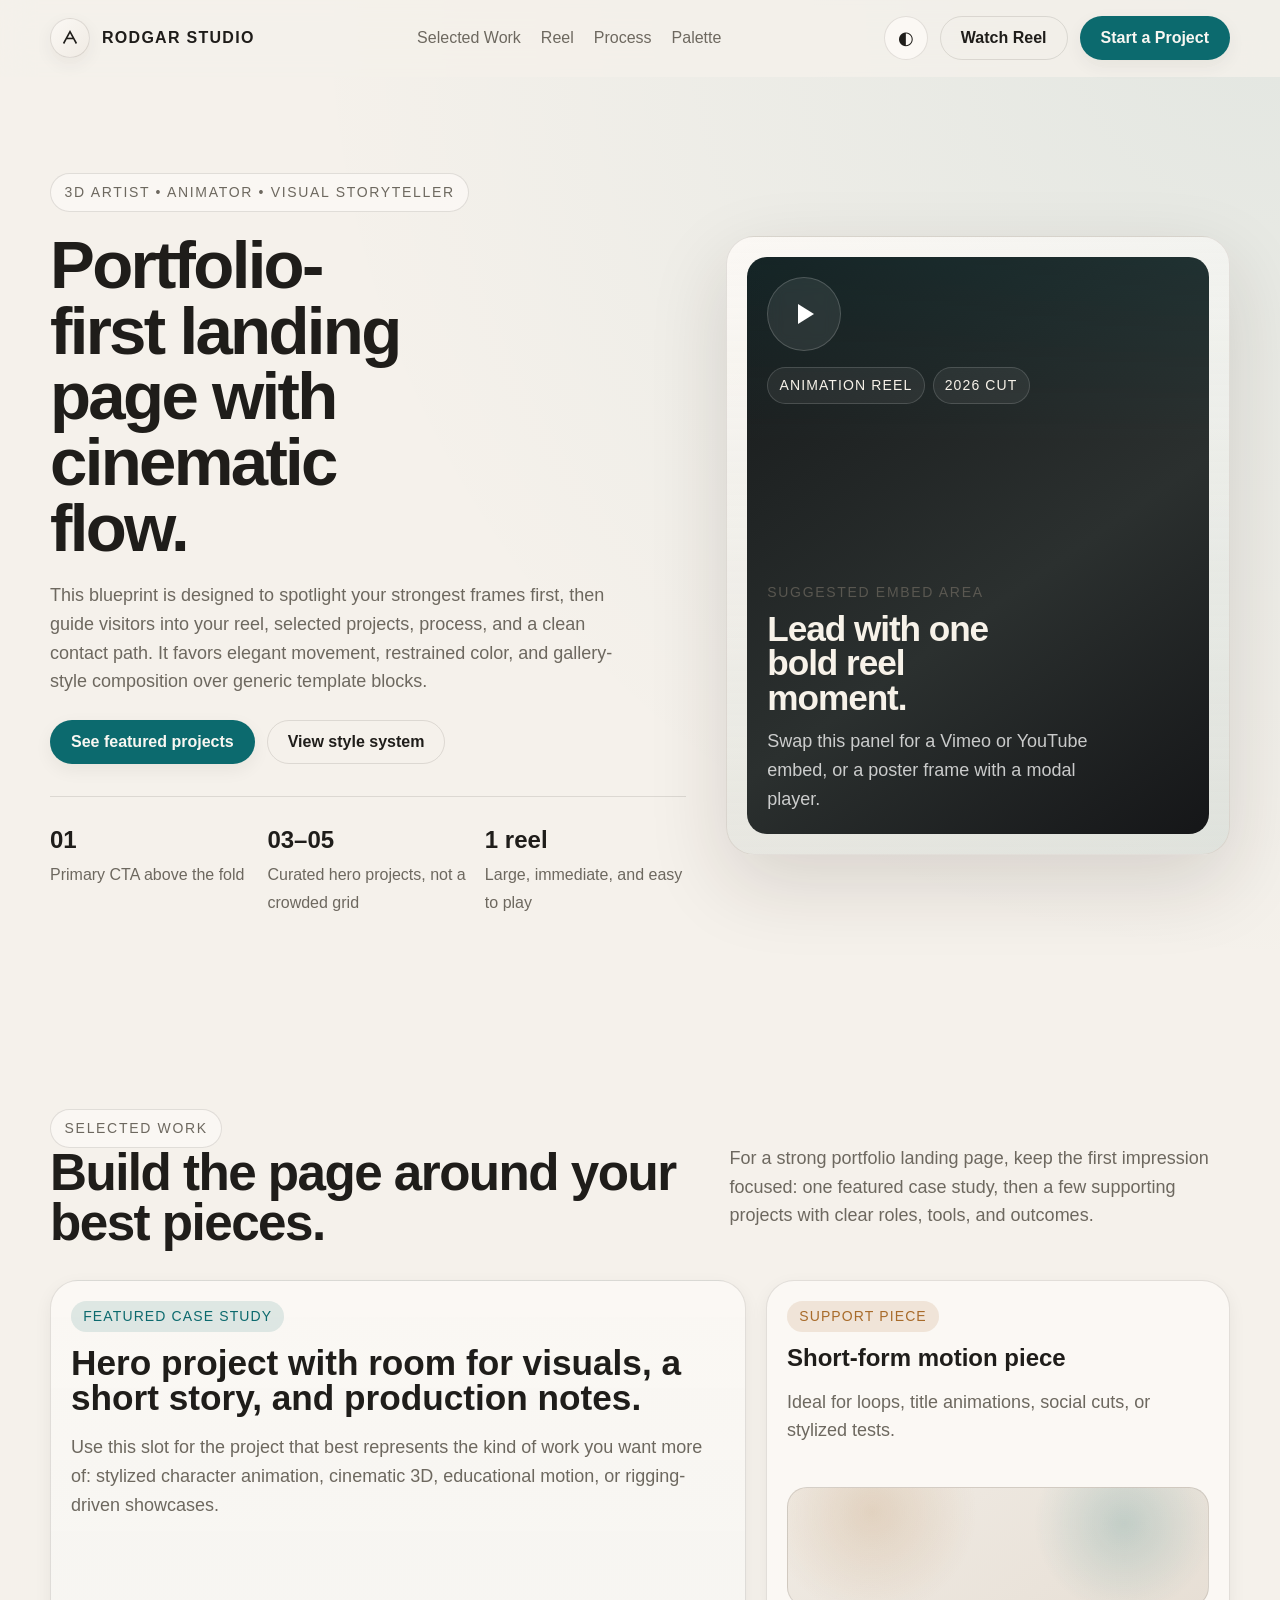
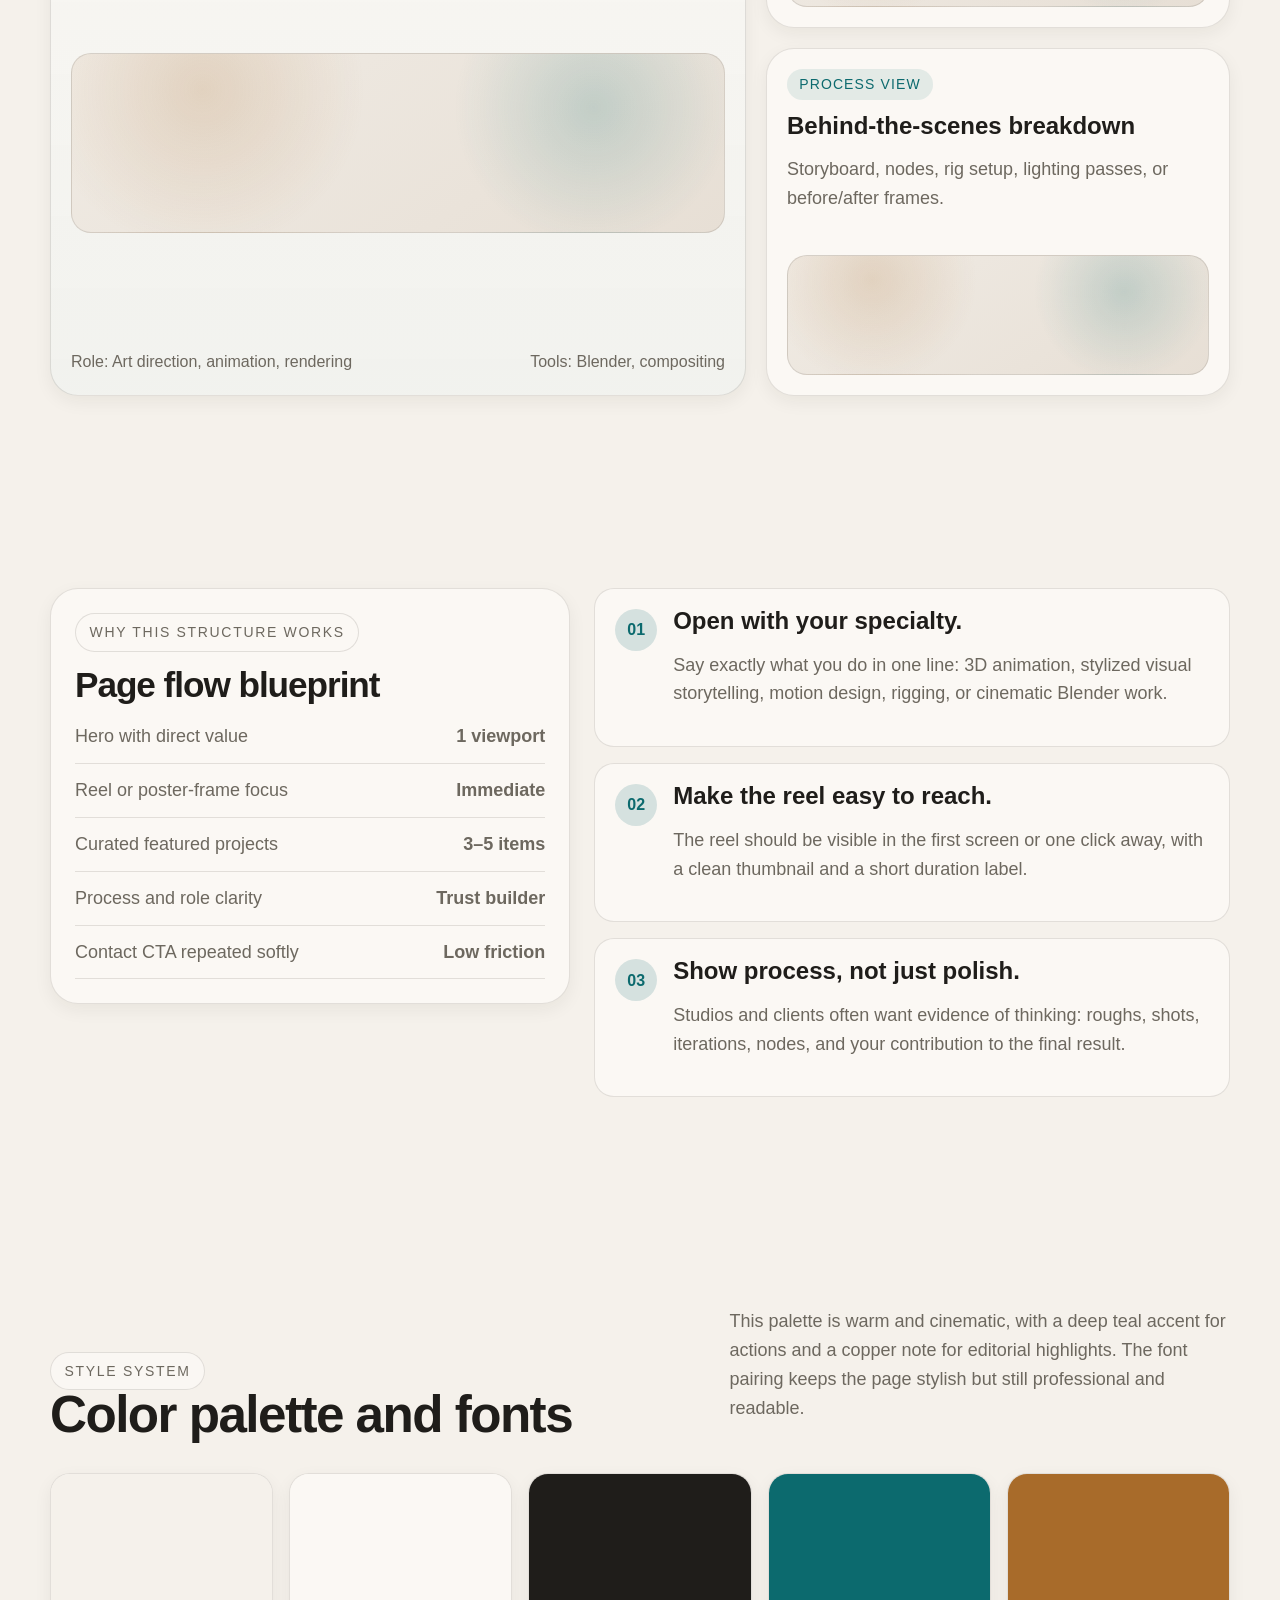
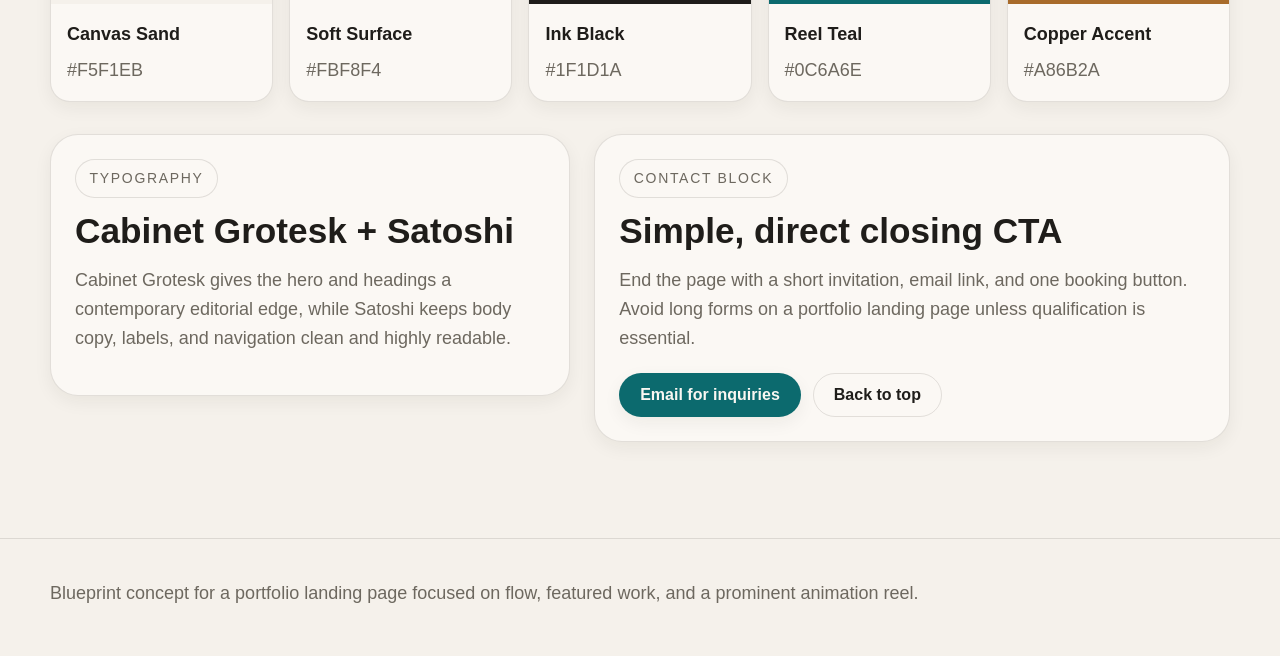
<file: perplexity_test.html>
<!DOCTYPE html>
<html lang="en">
<head>
  <meta charset="UTF-8" />
  <meta name="viewport" content="width=device-width, initial-scale=1.0" />
  <meta name="description" content="Portfolio landing page blueprint for a 3D artist and animator, designed to showcase work, animation reel, and selected case studies." />
  <meta property="og:title" content="Portfolio Blueprint — Rodgar" />
  <meta property="og:description" content="A stylish, professional landing page concept for showcasing portfolio work and an animation reel." />
  <title>Portfolio Blueprint — Rodgar</title>

  <link href="https://api.fontshare.com/v2/css?f[]=cabinet-grotesk@400,500,700,800&f[]=satoshi@400,500,700&display=swap" rel="stylesheet">

  <style>
    :root, [data-theme="light"] {
      --text-xs: clamp(0.75rem, 0.7rem + 0.25vw, 0.875rem);
      --text-sm: clamp(0.875rem, 0.8rem + 0.35vw, 1rem);
      --text-base: clamp(1rem, 0.95rem + 0.25vw, 1.125rem);
      --text-lg: clamp(1.125rem, 1rem + 0.75vw, 1.5rem);
      --text-xl: clamp(1.5rem, 1.2rem + 1.25vw, 2.25rem);
      --text-2xl: clamp(2rem, 1.2rem + 2.5vw, 3.5rem);
      --text-3xl: clamp(2.8rem, 1rem + 4vw, 5.2rem);

      --space-1: 0.25rem;
      --space-2: 0.5rem;
      --space-3: 0.75rem;
      --space-4: 1rem;
      --space-5: 1.25rem;
      --space-6: 1.5rem;
      --space-8: 2rem;
      --space-10: 2.5rem;
      --space-12: 3rem;
      --space-16: 4rem;
      --space-20: 5rem;
      --space-24: 6rem;

      --color-bg: #f5f1eb;
      --color-surface: #fbf8f4;
      --color-surface-2: #f0ebe4;
      --color-surface-offset: #e7dfd5;
      --color-border: rgba(40, 37, 29, 0.12);
      --color-text: #1f1d1a;
      --color-text-muted: #6d685f;
      --color-text-faint: #9e978d;
      --color-text-inverse: #f9f7f2;
      --color-primary: #0c6a6e;
      --color-primary-hover: #0b5559;
      --color-accent: #a86b2a;
      --color-glow: rgba(12, 106, 110, 0.08);

      --radius-sm: 0.5rem;
      --radius-md: 0.875rem;
      --radius-lg: 1.25rem;
      --radius-xl: 1.75rem;
      --radius-full: 9999px;

      --shadow-sm: 0 6px 18px rgba(39, 30, 20, 0.06);
      --shadow-md: 0 16px 40px rgba(39, 30, 20, 0.10);
      --shadow-lg: 0 28px 80px rgba(39, 30, 20, 0.14);

      --font-display: 'Cabinet Grotesk', 'Inter', sans-serif;
      --font-body: 'Satoshi', 'Inter', sans-serif;
      --content: 1180px;
      --transition: 220ms cubic-bezier(0.16, 1, 0.3, 1);
    }

    [data-theme="dark"] {
      --color-bg: #121311;
      --color-surface: #191b18;
      --color-surface-2: #20231f;
      --color-surface-offset: #2a2e29;
      --color-border: rgba(245, 241, 235, 0.10);
      --color-text: #ece7df;
      --color-text-muted: #b8b0a4;
      --color-text-faint: #867f75;
      --color-text-inverse: #141512;
      --color-primary: #68aeb1;
      --color-primary-hover: #8bc4c6;
      --color-accent: #d0a062;
      --color-glow: rgba(104, 174, 177, 0.12);

      --shadow-sm: 0 8px 20px rgba(0, 0, 0, 0.22);
      --shadow-md: 0 18px 50px rgba(0, 0, 0, 0.28);
      --shadow-lg: 0 30px 90px rgba(0, 0, 0, 0.35);
    }

    * , *::before, *::after { box-sizing: border-box; }
    html { scroll-behavior: smooth; }
    body {
      margin: 0;
      min-height: 100vh;
      background:
        radial-gradient(circle at top right, var(--color-glow), transparent 24%),
        var(--color-bg);
      color: var(--color-text);
      font-family: var(--font-body);
      font-size: var(--text-base);
      line-height: 1.6;
    }

    a { color: inherit; text-decoration: none; }
    img, svg { display: block; max-width: 100%; }
    button { font: inherit; cursor: pointer; }

    .skip-link {
      position: absolute;
      left: -9999px;
      top: var(--space-4);
      background: var(--color-primary);
      color: var(--color-text-inverse);
      padding: var(--space-3) var(--space-4);
      border-radius: var(--radius-full);
    }
    .skip-link:focus { left: var(--space-4); z-index: 100; }

    .container {
      width: min(calc(100% - 2rem), var(--content));
      margin-inline: auto;
    }

    header {
      position: sticky;
      top: 0;
      z-index: 50;
      background: color-mix(in srgb, var(--color-bg) 82%, transparent);
      backdrop-filter: blur(16px);
      border-bottom: 1px solid transparent;
    }

    .nav {
      display: flex;
      align-items: center;
      justify-content: space-between;
      gap: var(--space-4);
      padding: var(--space-4) 0;
    }

    .brand {
      display: flex;
      align-items: center;
      gap: var(--space-3);
      font-size: var(--text-sm);
      font-weight: 700;
      letter-spacing: 0.08em;
      text-transform: uppercase;
    }

    .brand-mark {
      width: 2.5rem;
      aspect-ratio: 1;
      border-radius: 50%;
      border: 1px solid var(--color-border);
      display: grid;
      place-items: center;
      background: linear-gradient(135deg, var(--color-surface), var(--color-surface-2));
      box-shadow: var(--shadow-sm);
    }

    .nav-links {
      display: flex;
      align-items: center;
      gap: var(--space-5);
      font-size: var(--text-sm);
      color: var(--color-text-muted);
    }

    .nav-actions {
      display: flex;
      align-items: center;
      gap: var(--space-3);
    }

    .theme-toggle, .button, .button-secondary {
      min-height: 44px;
      border-radius: var(--radius-full);
      border: 1px solid var(--color-border);
      transition: transform var(--transition), background var(--transition), border-color var(--transition), color var(--transition);
    }

    .theme-toggle {
      width: 44px;
      display: grid;
      place-items: center;
      background: var(--color-surface);
      color: var(--color-text);
    }

    .button, .button-secondary {
      display: inline-flex;
      align-items: center;
      justify-content: center;
      padding: 0 var(--space-5);
      font-size: var(--text-sm);
      font-weight: 700;
    }

    .button {
      background: var(--color-primary);
      color: var(--color-text-inverse);
      border-color: transparent;
      box-shadow: var(--shadow-sm);
    }

    .button-secondary {
      background: transparent;
      color: var(--color-text);
    }

    .button:hover, .button-secondary:hover, .theme-toggle:hover {
      transform: translateY(-1px);
    }

    main section {
      padding-block: clamp(var(--space-12), 10vw, var(--space-24));
    }

    .hero {
      min-height: 86vh;
      display: grid;
      align-items: center;
    }

    .hero-grid {
      display: grid;
      grid-template-columns: 1.2fr 0.95fr;
      gap: var(--space-10);
      align-items: center;
    }

    .eyebrow {
      display: inline-flex;
      align-items: center;
      gap: var(--space-2);
      padding: 0.45rem 0.85rem;
      border: 1px solid var(--color-border);
      border-radius: var(--radius-full);
      background: color-mix(in srgb, var(--color-surface) 88%, transparent);
      color: var(--color-text-muted);
      font-size: var(--text-xs);
      text-transform: uppercase;
      letter-spacing: 0.12em;
    }

    h1, h2, h3 {
      font-family: var(--font-display);
      line-height: 0.98;
      margin: 0;
    }

    h1 {
      margin-top: var(--space-5);
      font-size: var(--text-3xl);
      max-width: 10ch;
      letter-spacing: -0.04em;
    }

    .hero p {
      max-width: 58ch;
      color: var(--color-text-muted);
      margin: var(--space-5) 0 var(--space-6);
    }

    .hero-copy-actions {
      display: flex;
      gap: var(--space-3);
      flex-wrap: wrap;
      margin-bottom: var(--space-8);
    }

    .hero-meta {
      display: grid;
      grid-template-columns: repeat(3, minmax(0, 1fr));
      gap: var(--space-4);
      padding-top: var(--space-6);
      border-top: 1px solid var(--color-border);
    }

    .hero-meta strong {
      display: block;
      font-size: var(--text-lg);
      font-family: var(--font-display);
    }

    .hero-meta span { color: var(--color-text-muted); font-size: var(--text-sm); }

    .hero-panel {
      position: relative;
      border-radius: var(--radius-xl);
      padding: var(--space-5);
      background: linear-gradient(180deg, var(--color-surface), color-mix(in srgb, var(--color-surface-2) 78%, transparent));
      border: 1px solid var(--color-border);
      box-shadow: var(--shadow-lg);
      overflow: hidden;
    }

    .hero-panel::before {
      content: "";
      position: absolute;
      inset: 0;
      background: linear-gradient(135deg, transparent, var(--color-glow));
      pointer-events: none;
    }

    .reel-card {
      position: relative;
      aspect-ratio: 4 / 5;
      border-radius: calc(var(--radius-xl) - var(--space-2));
      background:
        linear-gradient(180deg, rgba(12,106,110,0.14), transparent 32%),
        linear-gradient(145deg, #16191a, #2b302f 58%, #151618);
      padding: var(--space-5);
      display: flex;
      flex-direction: column;
      justify-content: space-between;
      color: #f7f2e9;
    }

    .play-button {
      width: 74px;
      height: 74px;
      border-radius: 50%;
      border: 1px solid rgba(255,255,255,0.18);
      display: grid;
      place-items: center;
      background: rgba(255,255,255,0.08);
      backdrop-filter: blur(8px);
    }

    .play-button::before {
      content: "";
      border-left: 16px solid #fff;
      border-top: 10px solid transparent;
      border-bottom: 10px solid transparent;
      margin-left: 4px;
    }

    .panel-top, .panel-bottom {
      position: relative;
      z-index: 1;
    }

    .panel-tags {
      display: flex;
      gap: var(--space-2);
      flex-wrap: wrap;
      margin-top: var(--space-4);
    }

    .panel-tags span,
    .chip {
      font-size: var(--text-xs);
      text-transform: uppercase;
      letter-spacing: 0.08em;
      color: inherit;
      padding: 0.4rem 0.7rem;
      border-radius: var(--radius-full);
      border: 1px solid rgba(255,255,255,0.15);
      background: rgba(255,255,255,0.06);
    }

    .section-heading {
      display: grid;
      grid-template-columns: 1fr auto;
      align-items: end;
      gap: var(--space-6);
      margin-bottom: var(--space-8);
    }

    h2 { font-size: var(--text-2xl); letter-spacing: -0.03em; }
    .section-heading p { color: var(--color-text-muted); max-width: 50ch; }

    .project-grid {
      display: grid;
      grid-template-columns: 1.2fr 0.8fr;
      gap: var(--space-5);
    }

    .project-card {
      background: var(--color-surface);
      border: 1px solid var(--color-border);
      border-radius: var(--radius-xl);
      padding: var(--space-5);
      box-shadow: var(--shadow-sm);
      min-height: 280px;
      display: grid;
      align-content: space-between;
      gap: var(--space-6);
    }

    .project-card.featured {
      min-height: 420px;
      background:
        linear-gradient(180deg, transparent 0%, rgba(12, 106, 110, 0.04) 100%),
        var(--color-surface);
    }

    .project-visual {
      min-height: 180px;
      border-radius: calc(var(--radius-xl) - var(--space-2));
      border: 1px solid var(--color-border);
      background:
        radial-gradient(circle at 20% 20%, rgba(168,107,42,0.18), transparent 30%),
        radial-gradient(circle at 80% 30%, rgba(12,106,110,0.18), transparent 26%),
        linear-gradient(145deg, var(--color-surface-2), var(--color-surface-offset));
    }

    .project-meta {
      display: flex;
      justify-content: space-between;
      gap: var(--space-4);
      align-items: center;
      color: var(--color-text-muted);
      font-size: var(--text-sm);
    }

    .split-grid {
      display: grid;
      grid-template-columns: 0.9fr 1.1fr;
      gap: var(--space-6);
      align-items: start;
    }

    .stack, .contact-card {
      background: var(--color-surface);
      border: 1px solid var(--color-border);
      border-radius: var(--radius-xl);
      padding: var(--space-6);
      box-shadow: var(--shadow-sm);
    }

    .stack ul {
      list-style: none;
      padding: 0;
      margin: var(--space-5) 0 0;
      display: grid;
      gap: var(--space-3);
    }

    .stack li {
      display: flex;
      align-items: center;
      justify-content: space-between;
      gap: var(--space-4);
      padding-bottom: var(--space-3);
      border-bottom: 1px solid var(--color-border);
      color: var(--color-text-muted);
    }

    .timeline {
      display: grid;
      gap: var(--space-4);
    }

    .timeline article {
      background: var(--color-surface);
      border: 1px solid var(--color-border);
      border-radius: var(--radius-lg);
      padding: var(--space-5);
      display: grid;
      grid-template-columns: auto 1fr;
      gap: var(--space-4);
      align-items: start;
    }

    .timeline-index {
      width: 42px;
      height: 42px;
      border-radius: 50%;
      background: color-mix(in srgb, var(--color-primary) 16%, var(--color-surface));
      color: var(--color-primary);
      display: grid;
      place-items: center;
      font-weight: 700;
      font-size: var(--text-sm);
    }

    .palette {
      display: grid;
      grid-template-columns: repeat(5, minmax(0, 1fr));
      gap: var(--space-4);
    }

    .swatch {
      border-radius: var(--radius-lg);
      overflow: hidden;
      border: 1px solid var(--color-border);
      background: var(--color-surface);
      box-shadow: var(--shadow-sm);
    }

    .swatch-color { min-height: 130px; }
    .swatch-info { padding: var(--space-4); }
    .swatch-info strong { display: block; margin-bottom: var(--space-2); }
    .muted { color: var(--color-text-muted); }

    footer {
      padding: var(--space-10) 0 var(--space-12);
      border-top: 1px solid var(--color-border);
      color: var(--color-text-muted);
    }

    @media (max-width: 980px) {
      .hero-grid,
      .project-grid,
      .split-grid,
      .section-heading,
      .palette {
        grid-template-columns: 1fr;
      }

      .nav-links { display: none; }
      .hero { min-height: auto; padding-top: var(--space-8); }
      .hero-meta { grid-template-columns: 1fr; }
    }

    @media (max-width: 640px) {
      .nav { align-items: flex-start; }
      .nav-actions { flex-wrap: wrap; justify-content: flex-end; }
      h1 { max-width: 12ch; }
      .hero-panel, .project-card, .stack, .contact-card, .timeline article { padding: var(--space-4); }
    }
  </style>
</head>
<body>
  <a class="skip-link" href="#main">Skip to content</a>

  <header>
    <div class="container nav">
      <a class="brand" href="#top" aria-label="Go to top">
        <span class="brand-mark" aria-hidden="true">
          <svg width="22" height="22" viewBox="0 0 24 24" fill="none" stroke="currentColor" stroke-width="1.75" aria-hidden="true">
            <path d="M5 18L12 5l7 13"/>
            <path d="M8.5 12.5h7"/>
          </svg>
        </span>
        Rodgar Studio
      </a>

      <nav class="nav-links" aria-label="Primary navigation">
        <a href="#work">Selected Work</a>
        <a href="#reel">Reel</a>
        <a href="#process">Process</a>
        <a href="#palette">Palette</a>
      </nav>

      <div class="nav-actions">
        <button class="theme-toggle" type="button" data-theme-toggle aria-label="Toggle color theme">◐</button>
        <a class="button-secondary" href="#reel">Watch Reel</a>
        <a class="button" href="#contact">Start a Project</a>
      </div>
    </div>
  </header>

  <main id="main">
    <section class="hero" id="top">
      <div class="container hero-grid">
        <div>
          <span class="eyebrow">3D artist • animator • visual storyteller</span>
          <h1>Portfolio-first landing page with cinematic flow.</h1>
          <p>
            This blueprint is designed to spotlight your strongest frames first, then guide visitors into your reel, selected projects, process, and a clean contact path. It favors elegant movement, restrained color, and gallery-style composition over generic template blocks.
          </p>

          <div class="hero-copy-actions">
            <a class="button" href="#work">See featured projects</a>
            <a class="button-secondary" href="#palette">View style system</a>
          </div>

          <div class="hero-meta" aria-label="Quick highlights">
            <div>
              <strong>01</strong>
              <span>Primary CTA above the fold</span>
            </div>
            <div>
              <strong>03–05</strong>
              <span>Curated hero projects, not a crowded grid</span>
            </div>
            <div>
              <strong>1 reel</strong>
              <span>Large, immediate, and easy to play</span>
            </div>
          </div>
        </div>

        <div class="hero-panel" id="reel">
          <div class="reel-card" aria-label="Animation reel preview card">
            <div class="panel-top">
              <div class="play-button" aria-hidden="true"></div>
              <div class="panel-tags">
                <span>Animation Reel</span>
                <span>2026 Cut</span>
              </div>
            </div>

            <div class="panel-bottom">
              <p style="margin:0; font-size:var(--text-xs); text-transform:uppercase; letter-spacing:0.12em; opacity:.72;">Suggested embed area</p>
              <h2 style="font-size:var(--text-xl); margin-top:var(--space-2); max-width:12ch;">Lead with one bold reel moment.</h2>
              <p style="margin:var(--space-3) 0 0; color:rgba(255,255,255,0.76); max-width:32ch;">Swap this panel for a Vimeo or YouTube embed, or a poster frame with a modal player.</p>
            </div>
          </div>
        </div>
      </div>
    </section>

    <section id="work">
      <div class="container">
        <div class="section-heading">
          <div>
            <span class="eyebrow">Selected work</span>
            <h2>Build the page around your best pieces.</h2>
          </div>
          <p>For a strong portfolio landing page, keep the first impression focused: one featured case study, then a few supporting projects with clear roles, tools, and outcomes.</p>
        </div>

        <div class="project-grid">
          <article class="project-card featured">
            <div>
              <span class="chip" style="background:color-mix(in srgb, var(--color-primary) 12%, transparent); border-color:transparent; color:var(--color-primary);">Featured case study</span>
              <h3 style="font-size:var(--text-xl); margin-top:var(--space-4);">Hero project with room for visuals, a short story, and production notes.</h3>
              <p class="muted">Use this slot for the project that best represents the kind of work you want more of: stylized character animation, cinematic 3D, educational motion, or rigging-driven showcases.</p>
            </div>
            <div class="project-visual"></div>
            <div class="project-meta">
              <span>Role: Art direction, animation, rendering</span>
              <span>Tools: Blender, compositing</span>
            </div>
          </article>

          <div style="display:grid; gap:var(--space-5);">
            <article class="project-card">
              <div>
                <span class="chip" style="background:color-mix(in srgb, var(--color-accent) 14%, transparent); border-color:transparent; color:var(--color-accent);">Support piece</span>
                <h3 style="font-size:var(--text-lg); margin-top:var(--space-4);">Short-form motion piece</h3>
                <p class="muted">Ideal for loops, title animations, social cuts, or stylized tests.</p>
              </div>
              <div class="project-visual" style="min-height:120px;"></div>
            </article>

            <article class="project-card">
              <div>
                <span class="chip" style="background:color-mix(in srgb, var(--color-primary) 10%, transparent); border-color:transparent; color:var(--color-primary);">Process view</span>
                <h3 style="font-size:var(--text-lg); margin-top:var(--space-4);">Behind-the-scenes breakdown</h3>
                <p class="muted">Storyboard, nodes, rig setup, lighting passes, or before/after frames.</p>
              </div>
              <div class="project-visual" style="min-height:120px;"></div>
            </article>
          </div>
        </div>
      </div>
    </section>

    <section id="process">
      <div class="container split-grid">
        <aside class="stack">
          <span class="eyebrow">Why this structure works</span>
          <h2 style="font-size:var(--text-xl); margin-top:var(--space-4);">Page flow blueprint</h2>
          <ul>
            <li><span>Hero with direct value</span><strong>1 viewport</strong></li>
            <li><span>Reel or poster-frame focus</span><strong>Immediate</strong></li>
            <li><span>Curated featured projects</span><strong>3–5 items</strong></li>
            <li><span>Process and role clarity</span><strong>Trust builder</strong></li>
            <li><span>Contact CTA repeated softly</span><strong>Low friction</strong></li>
          </ul>
        </aside>

        <div class="timeline">
          <article>
            <div class="timeline-index">01</div>
            <div>
              <h3 style="font-size:var(--text-lg);">Open with your specialty.</h3>
              <p class="muted">Say exactly what you do in one line: 3D animation, stylized visual storytelling, motion design, rigging, or cinematic Blender work.</p>
            </div>
          </article>
          <article>
            <div class="timeline-index">02</div>
            <div>
              <h3 style="font-size:var(--text-lg);">Make the reel easy to reach.</h3>
              <p class="muted">The reel should be visible in the first screen or one click away, with a clean thumbnail and a short duration label.</p>
            </div>
          </article>
          <article>
            <div class="timeline-index">03</div>
            <div>
              <h3 style="font-size:var(--text-lg);">Show process, not just polish.</h3>
              <p class="muted">Studios and clients often want evidence of thinking: roughs, shots, iterations, nodes, and your contribution to the final result.</p>
            </div>
          </article>
        </div>
      </div>
    </section>

    <section id="palette">
      <div class="container">
        <div class="section-heading">
          <div>
            <span class="eyebrow">Style system</span>
            <h2>Color palette and fonts</h2>
          </div>
          <p>This palette is warm and cinematic, with a deep teal accent for actions and a copper note for editorial highlights. The font pairing keeps the page stylish but still professional and readable.</p>
        </div>

        <div class="palette">
          <article class="swatch">
            <div class="swatch-color" style="background:#f5f1eb;"></div>
            <div class="swatch-info"><strong>Canvas Sand</strong><span class="muted">#F5F1EB</span></div>
          </article>
          <article class="swatch">
            <div class="swatch-color" style="background:#fbf8f4;"></div>
            <div class="swatch-info"><strong>Soft Surface</strong><span class="muted">#FBF8F4</span></div>
          </article>
          <article class="swatch">
            <div class="swatch-color" style="background:#1f1d1a;"></div>
            <div class="swatch-info"><strong>Ink Black</strong><span class="muted">#1F1D1A</span></div>
          </article>
          <article class="swatch">
            <div class="swatch-color" style="background:#0c6a6e;"></div>
            <div class="swatch-info"><strong>Reel Teal</strong><span class="muted">#0C6A6E</span></div>
          </article>
          <article class="swatch">
            <div class="swatch-color" style="background:#a86b2a;"></div>
            <div class="swatch-info"><strong>Copper Accent</strong><span class="muted">#A86B2A</span></div>
          </article>
        </div>

        <div class="split-grid" style="margin-top:var(--space-8);">
          <article class="contact-card">
            <span class="eyebrow">Typography</span>
            <h3 style="font-size:var(--text-xl); margin-top:var(--space-4);">Cabinet Grotesk + Satoshi</h3>
            <p class="muted">Cabinet Grotesk gives the hero and headings a contemporary editorial edge, while Satoshi keeps body copy, labels, and navigation clean and highly readable.</p>
          </article>
          <article class="contact-card" id="contact">
            <span class="eyebrow">Contact block</span>
            <h3 style="font-size:var(--text-xl); margin-top:var(--space-4);">Simple, direct closing CTA</h3>
            <p class="muted">End the page with a short invitation, email link, and one booking button. Avoid long forms on a portfolio landing page unless qualification is essential.</p>
            <div class="hero-copy-actions" style="margin-top:var(--space-5); margin-bottom:0;">
              <a class="button" href="mailto:hello@example.com">Email for inquiries</a>
              <a class="button-secondary" href="#top">Back to top</a>
            </div>
          </article>
        </div>
      </div>
    </section>
  </main>

  <footer>
    <div class="container">
      Blueprint concept for a portfolio landing page focused on flow, featured work, and a prominent animation reel.
    </div>
  </footer>

  <script>
    (function () {
      const root = document.documentElement;
      const toggle = document.querySelector('[data-theme-toggle]');
      let theme = window.matchMedia('(prefers-color-scheme: dark)').matches ? 'dark' : 'light';
      root.setAttribute('data-theme', theme);

      function syncLabel() {
        toggle.setAttribute('aria-label', theme === 'dark' ? 'Switch to light mode' : 'Switch to dark mode');
        toggle.textContent = theme === 'dark' ? '☀' : '◐';
      }

      syncLabel();
      toggle.addEventListener('click', function () {
        theme = theme === 'dark' ? 'light' : 'dark';
        root.setAttribute('data-theme', theme);
        syncLabel();
      });
    })();
  </script>
</body>
</html>
</file>
